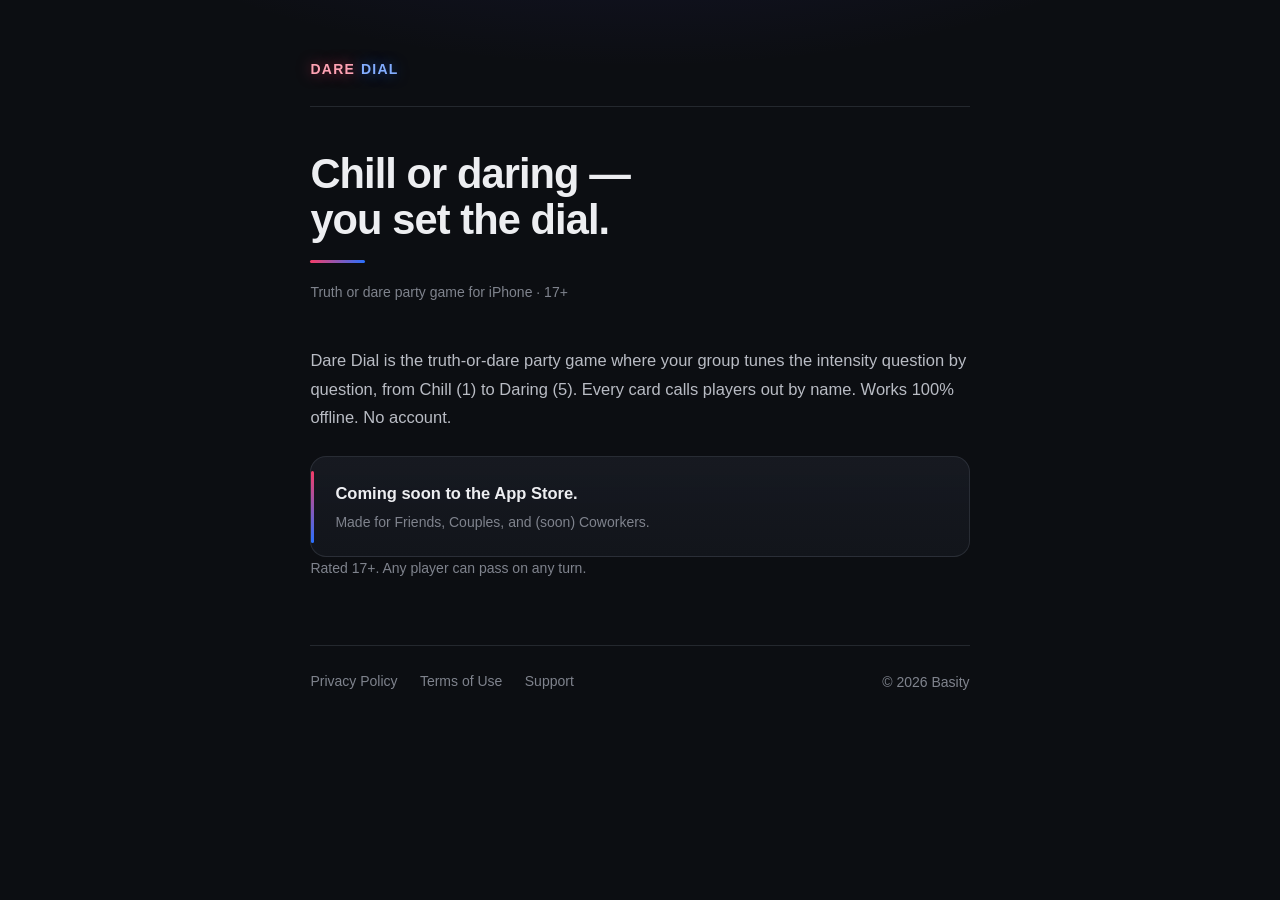
<file: index.html>
<!doctype html>
<html lang="en">
<head>
<meta charset="utf-8">
<meta name="viewport" content="width=device-width, initial-scale=1">
<title>Dare Dial — Truth or Dare Party Game</title>
<meta name="description" content="The truth-or-dare party game where your group sets the dial, from Chill to Daring. Works offline. No account.">
<link rel="stylesheet" href="/_style.css">
</head>
<body>
<div class="wrap">
  <header class="site">
    <a class="brand" href="/"><span class="d">DARE</span> <span class="k">DIAL</span></a>
  </header>

  <h1>Chill or daring —<br>you set the dial.</h1>
  <p class="meta">Truth or dare party game for iPhone · 17+</p>

  <p>Dare Dial is the truth-or-dare party game where your group tunes the
  intensity question by question, from Chill (1) to Daring (5). Every card
  calls players out by name. Works 100% offline. No account.</p>

  <div class="card">
    <p style="margin:0"><strong>Coming soon to the App Store.</strong><br>
    <span class="note">Made for Friends, Couples, and (soon) Coworkers.</span></p>
  </div>

  <p class="note">Rated 17+. Any player can pass on any turn.</p>

  <footer class="site">
    <a href="/privacy/">Privacy Policy</a>
    <a href="/terms/">Terms of Use</a>
    <a href="/support/">Support</a>
    <span>© 2026 Basity</span>
  </footer>
</div>
</body>
</html>
</file>
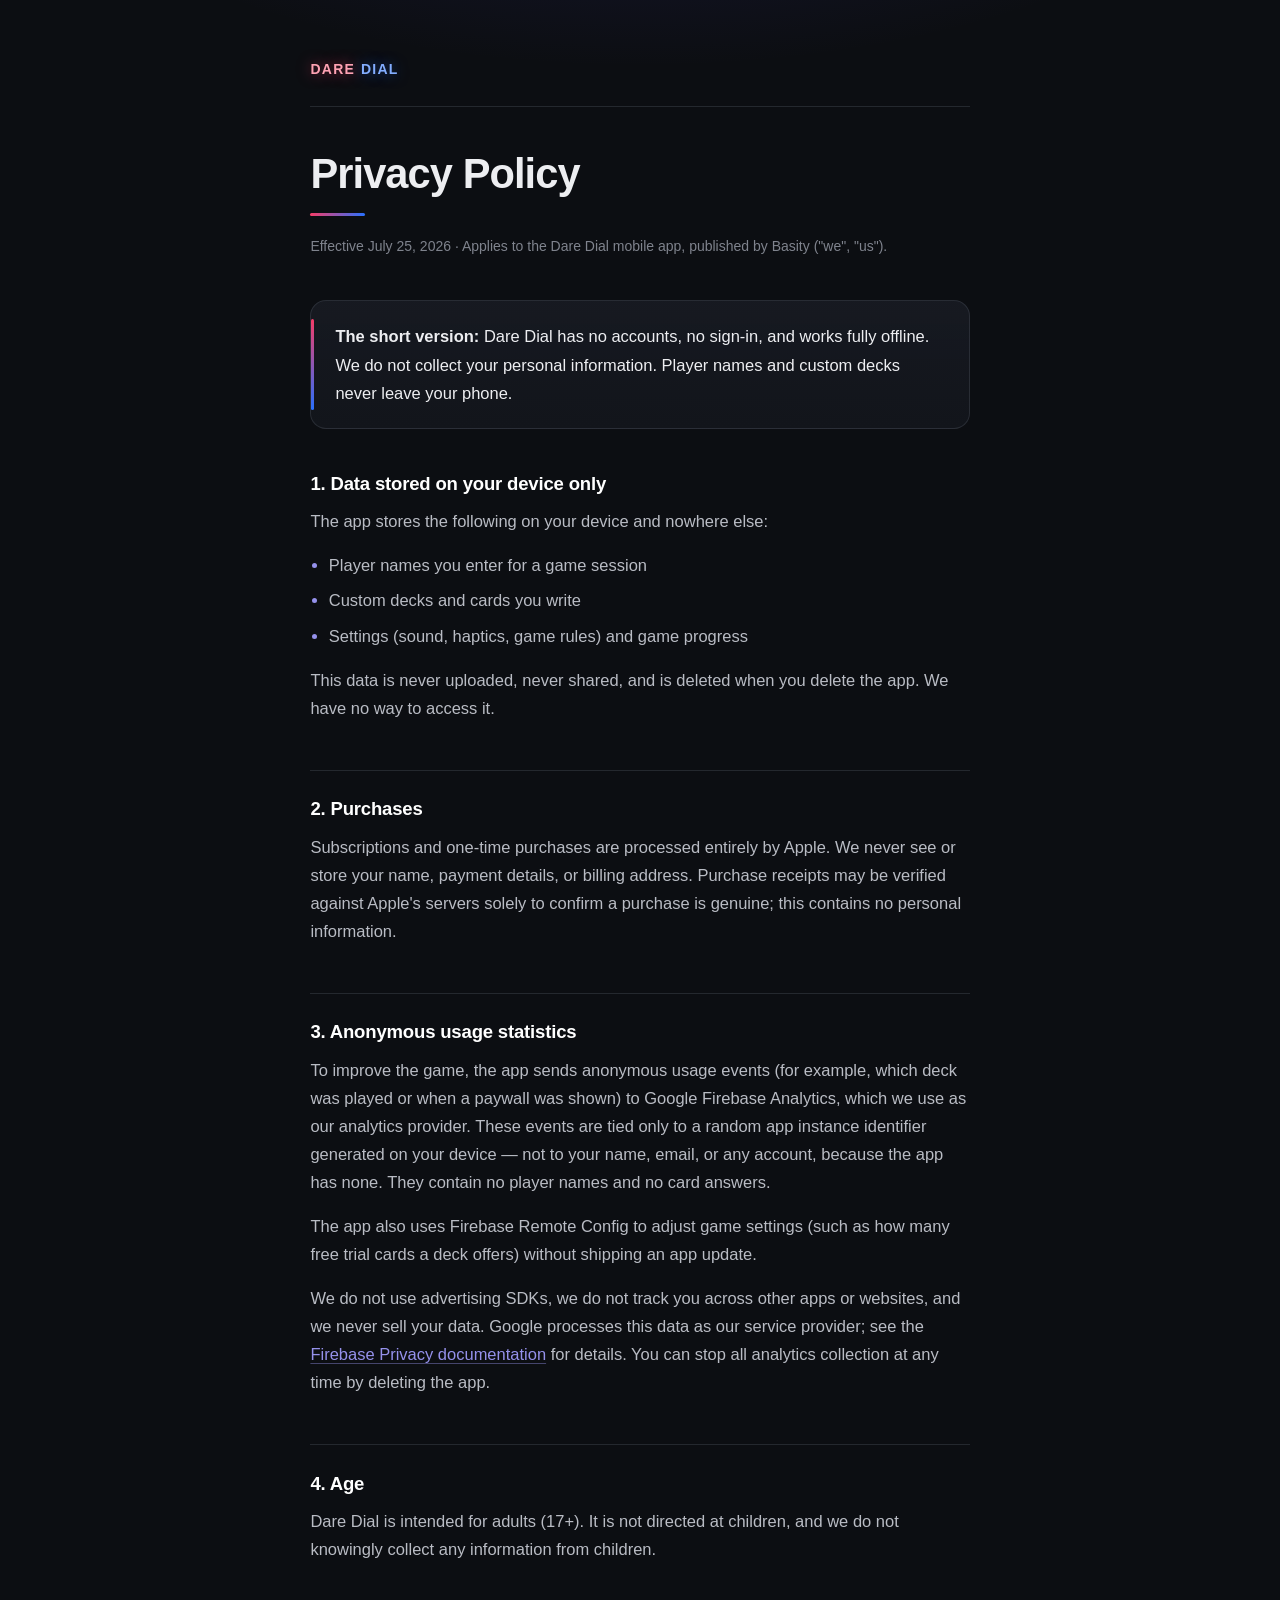
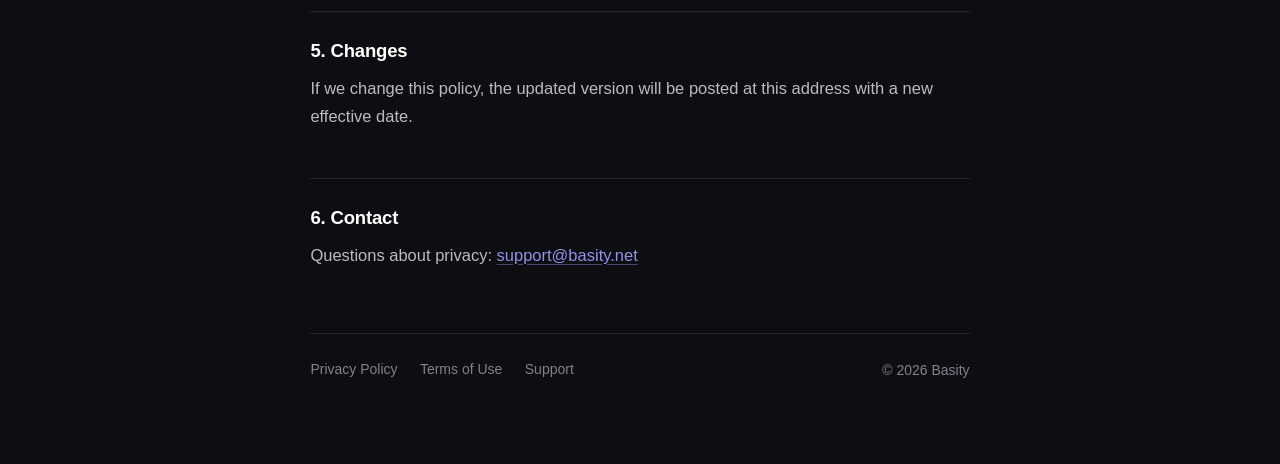
<file: privacy/index.html>
<!doctype html>
<html lang="en">
<head>
<meta charset="utf-8">
<meta name="viewport" content="width=device-width, initial-scale=1">
<title>Privacy Policy — Dare Dial</title>
<link rel="stylesheet" href="/_style.css">
</head>
<body>
<div class="wrap">
  <header class="site">
    <a class="brand" href="/"><span class="d">DARE</span> <span class="k">DIAL</span></a>
  </header>

  <h1>Privacy Policy</h1>
  <p class="meta">Effective July 25, 2026 · Applies to the Dare Dial mobile app, published by Basity ("we", "us").</p>

  <div class="card">
    <p style="margin:0"><strong>The short version:</strong> Dare Dial has no
    accounts, no sign-in, and works fully offline. We do not collect your
    personal information. Player names and custom decks never leave your phone.</p>
  </div>

  <h2>1. Data stored on your device only</h2>
  <p>The app stores the following on your device and nowhere else:</p>
  <ul>
    <li>Player names you enter for a game session</li>
    <li>Custom decks and cards you write</li>
    <li>Settings (sound, haptics, game rules) and game progress</li>
  </ul>
  <p>This data is never uploaded, never shared, and is deleted when you delete
  the app. We have no way to access it.</p>

  <h2>2. Purchases</h2>
  <p>Subscriptions and one-time purchases are processed entirely by Apple. We
  never see or store your name, payment details, or billing address. Purchase
  receipts may be verified against Apple's servers solely to confirm a purchase
  is genuine; this contains no personal information.</p>

  <h2>3. Anonymous usage statistics</h2>
  <p>To improve the game, the app sends anonymous usage events (for example,
  which deck was played or when a paywall was shown) to Google Firebase
  Analytics, which we use as our analytics provider. These events are tied
  only to a random app instance identifier generated on your device — not to
  your name, email, or any account, because the app has none. They contain no
  player names and no card answers.</p>
  <p>The app also uses Firebase Remote Config to adjust game settings (such as
  how many free trial cards a deck offers) without shipping an app update.</p>
  <p>We do not use advertising SDKs, we do not track you across other apps or
  websites, and we never sell your data. Google processes this data as our
  service provider; see the
  <a href="https://firebase.google.com/support/privacy">Firebase Privacy
  documentation</a> for details. You can stop all analytics collection at any
  time by deleting the app.</p>

  <h2>4. Age</h2>
  <p>Dare Dial is intended for adults (17+). It is not directed at children,
  and we do not knowingly
  collect any information from children.</p>

  <h2>5. Changes</h2>
  <p>If we change this policy, the updated version will be posted at this
  address with a new effective date.</p>

  <h2>6. Contact</h2>
  <p>Questions about privacy: <a href="mailto:support@basity.net">support@basity.net</a></p>

  <footer class="site">
    <a href="/privacy/">Privacy Policy</a>
    <a href="/terms/">Terms of Use</a>
    <a href="/support/">Support</a>
    <span>© 2026 Basity</span>
  </footer>
</div>
</body>
</html>
</file>
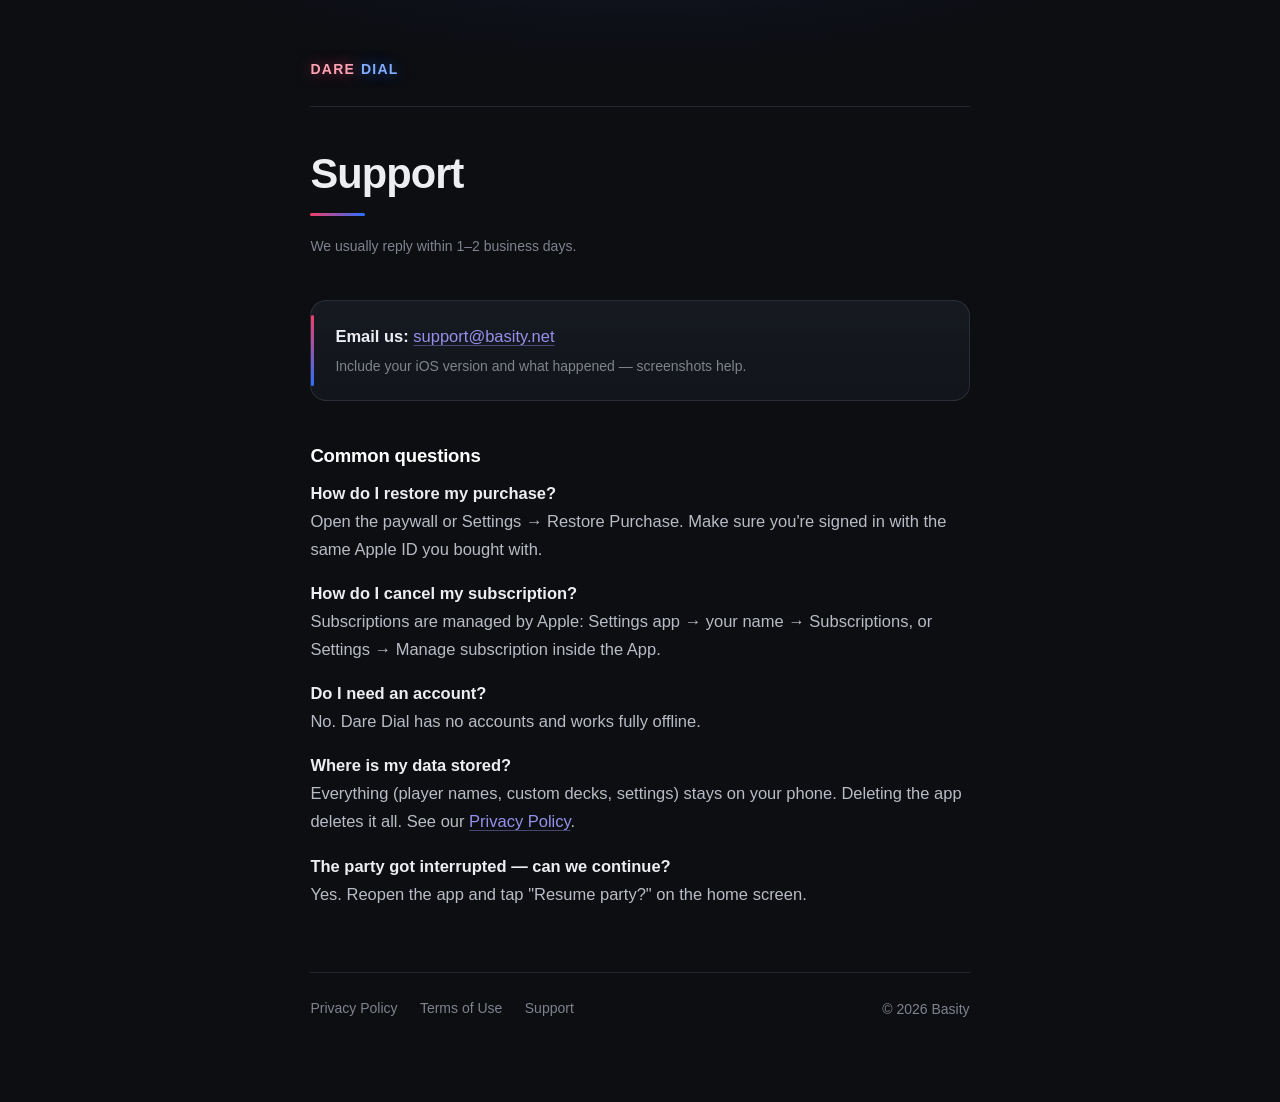
<file: support/index.html>
<!doctype html>
<html lang="en">
<head>
<meta charset="utf-8">
<meta name="viewport" content="width=device-width, initial-scale=1">
<title>Support — Dare Dial</title>
<link rel="stylesheet" href="/_style.css">
</head>
<body>
<div class="wrap">
  <header class="site">
    <a class="brand" href="/"><span class="d">DARE</span> <span class="k">DIAL</span></a>
  </header>

  <h1>Support</h1>
  <p class="meta">We usually reply within 1–2 business days.</p>

  <div class="card">
    <p style="margin:0"><strong>Email us:</strong>
    <a href="mailto:support@basity.net">support@basity.net</a><br>
    <span class="note">Include your iOS version and what happened — screenshots help.</span></p>
  </div>

  <h2>Common questions</h2>

  <p><strong>How do I restore my purchase?</strong><br>
  Open the paywall or Settings → Restore Purchase. Make sure you're signed in
  with the same Apple ID you bought with.</p>

  <p><strong>How do I cancel my subscription?</strong><br>
  Subscriptions are managed by Apple: Settings app → your name →
  Subscriptions, or Settings → Manage subscription inside the App.</p>

  <p><strong>Do I need an account?</strong><br>
  No. Dare Dial has no accounts and works fully offline.</p>

  <p><strong>Where is my data stored?</strong><br>
  Everything (player names, custom decks, settings) stays on your phone.
  Deleting the app deletes it all. See our <a href="/privacy/">Privacy Policy</a>.</p>

  <p><strong>The party got interrupted — can we continue?</strong><br>
  Yes. Reopen the app and tap "Resume party?" on the home screen.</p>

  <footer class="site">
    <a href="/privacy/">Privacy Policy</a>
    <a href="/terms/">Terms of Use</a>
    <a href="/support/">Support</a>
    <span>© 2026 Basity</span>
  </footer>
</div>
</body>
</html>
</file>
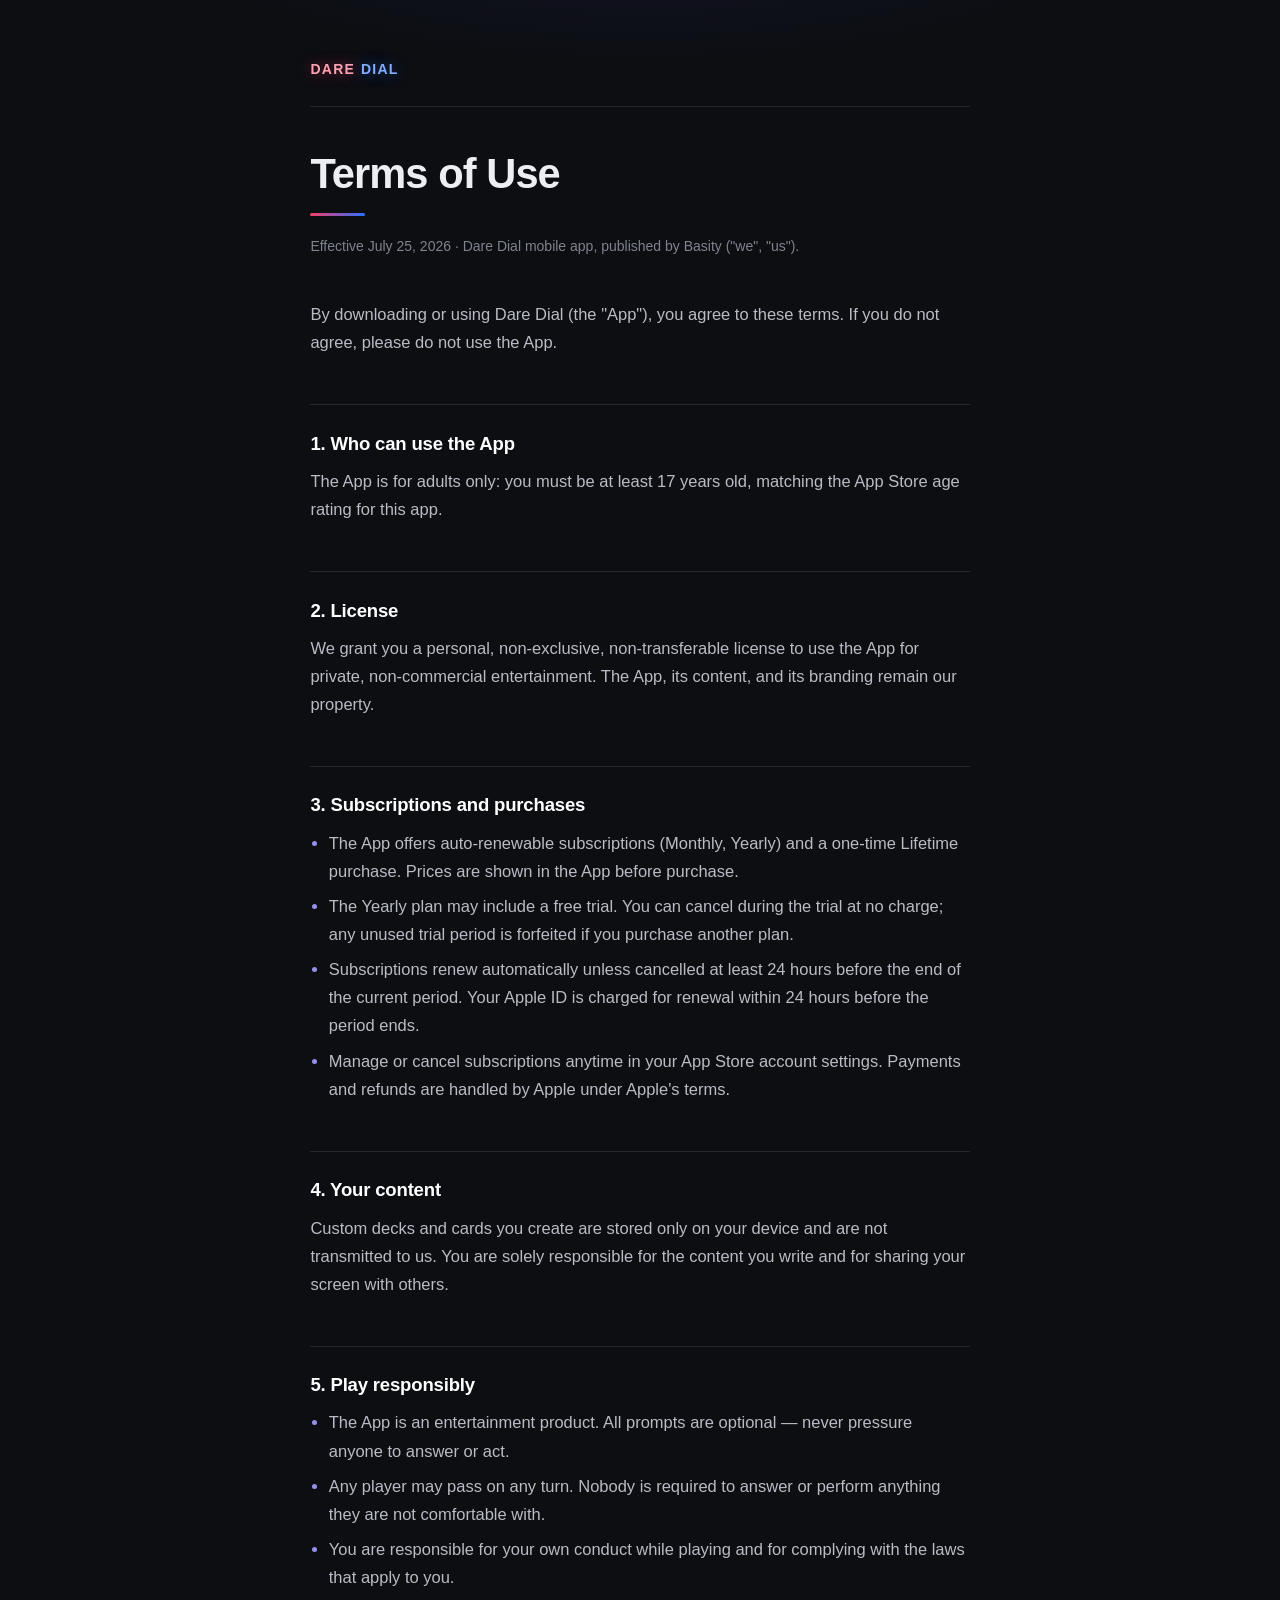
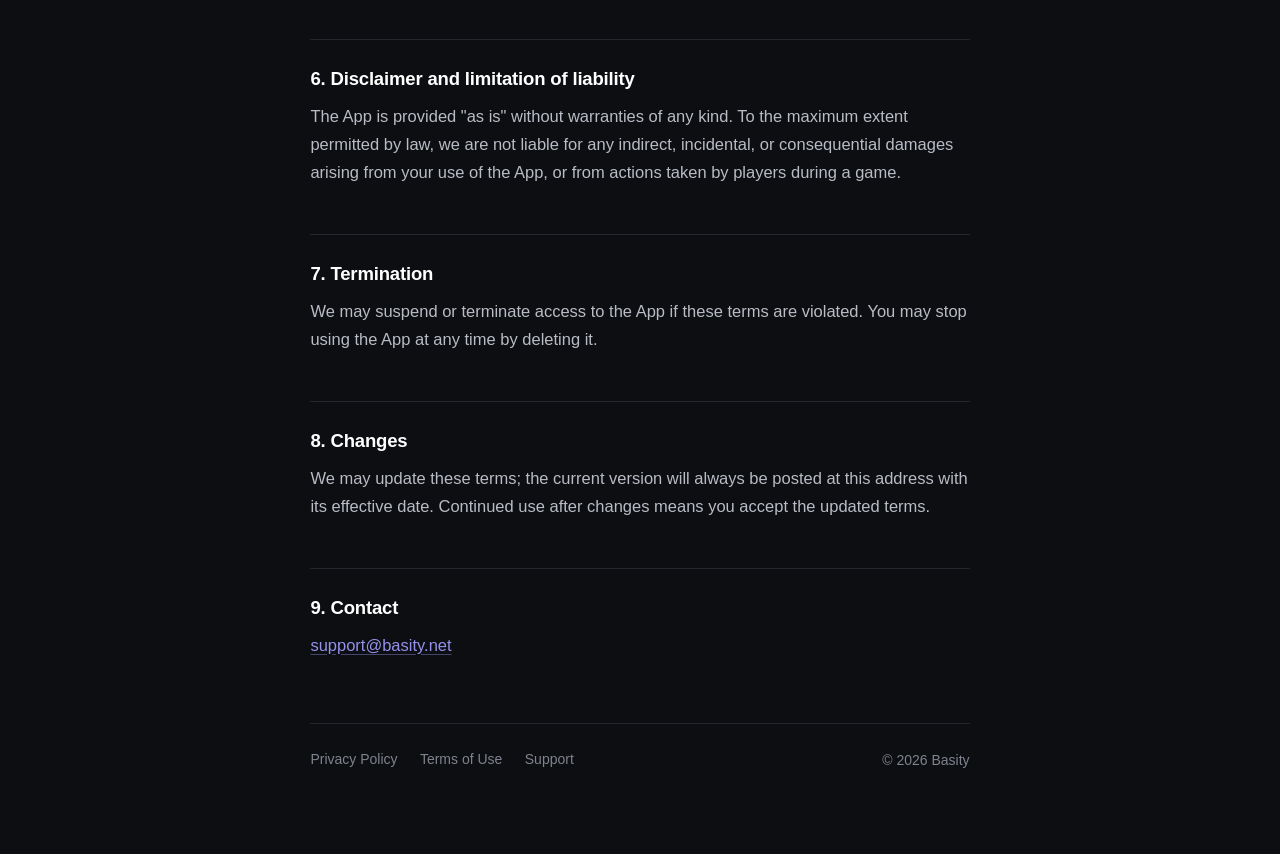
<file: terms/index.html>
<!doctype html>
<html lang="en">
<head>
<meta charset="utf-8">
<meta name="viewport" content="width=device-width, initial-scale=1">
<title>Terms of Use — Dare Dial</title>
<link rel="stylesheet" href="/_style.css">
</head>
<body>
<div class="wrap">
  <header class="site">
    <a class="brand" href="/"><span class="d">DARE</span> <span class="k">DIAL</span></a>
  </header>

  <h1>Terms of Use</h1>
  <p class="meta">Effective July 25, 2026 · Dare Dial mobile app, published by Basity ("we", "us").</p>

  <p>By downloading or using Dare Dial (the "App"), you agree to these
  terms. If you do not agree, please do not use the App.</p>

  <h2>1. Who can use the App</h2>
  <p>The App is for adults only: you must be at least 17 years old, matching the
  App Store age rating for this app.</p>

  <h2>2. License</h2>
  <p>We grant you a personal, non-exclusive, non-transferable license to use
  the App for private, non-commercial entertainment. The App, its content, and
  its branding remain our property.</p>

  <h2>3. Subscriptions and purchases</h2>
  <ul>
    <li>The App offers auto-renewable subscriptions (Monthly, Yearly) and a
    one-time Lifetime purchase. Prices are shown in the App before purchase.</li>
    <li>The Yearly plan may include a free trial. You can cancel during the
    trial at no charge; any unused trial period is forfeited if you purchase
    another plan.</li>
    <li>Subscriptions renew automatically unless cancelled at least 24 hours
    before the end of the current period. Your Apple ID is charged for renewal
    within 24 hours before the period ends.</li>
    <li>Manage or cancel subscriptions anytime in your App Store account
    settings. Payments and refunds are handled by Apple under Apple's terms.</li>
  </ul>

  <h2>4. Your content</h2>
  <p>Custom decks and cards you create are stored only on your device and are
  not transmitted to us. You are solely responsible for the content you write
  and for sharing your screen with others.</p>

  <h2>5. Play responsibly</h2>
  <ul>
    <li>The App is an entertainment product. All prompts are optional — never
    pressure anyone to answer or act.</li>
    <li>Any player may pass on any turn. Nobody is required to answer or
    perform anything they are not comfortable with.</li>
    <li>You are responsible for your own conduct while playing and for
    complying with the laws that apply to you.</li>
  </ul>

  <h2>6. Disclaimer and limitation of liability</h2>
  <p>The App is provided "as is" without warranties of any kind. To the
  maximum extent permitted by law, we are not liable for any indirect,
  incidental, or consequential damages arising from your use of the App, or
  from actions taken by players during a game.</p>

  <h2>7. Termination</h2>
  <p>We may suspend or terminate access to the App if these terms are
  violated. You may stop using the App at any time by deleting it.</p>

  <h2>8. Changes</h2>
  <p>We may update these terms; the current version will always be posted at
  this address with its effective date. Continued use after changes means you
  accept the updated terms.</p>

  <h2>9. Contact</h2>
  <p><a href="mailto:support@basity.net">support@basity.net</a></p>

  <footer class="site">
    <a href="/privacy/">Privacy Policy</a>
    <a href="/terms/">Terms of Use</a>
    <a href="/support/">Support</a>
    <span>© 2026 Basity</span>
  </footer>
</div>
</body>
</html>
</file>
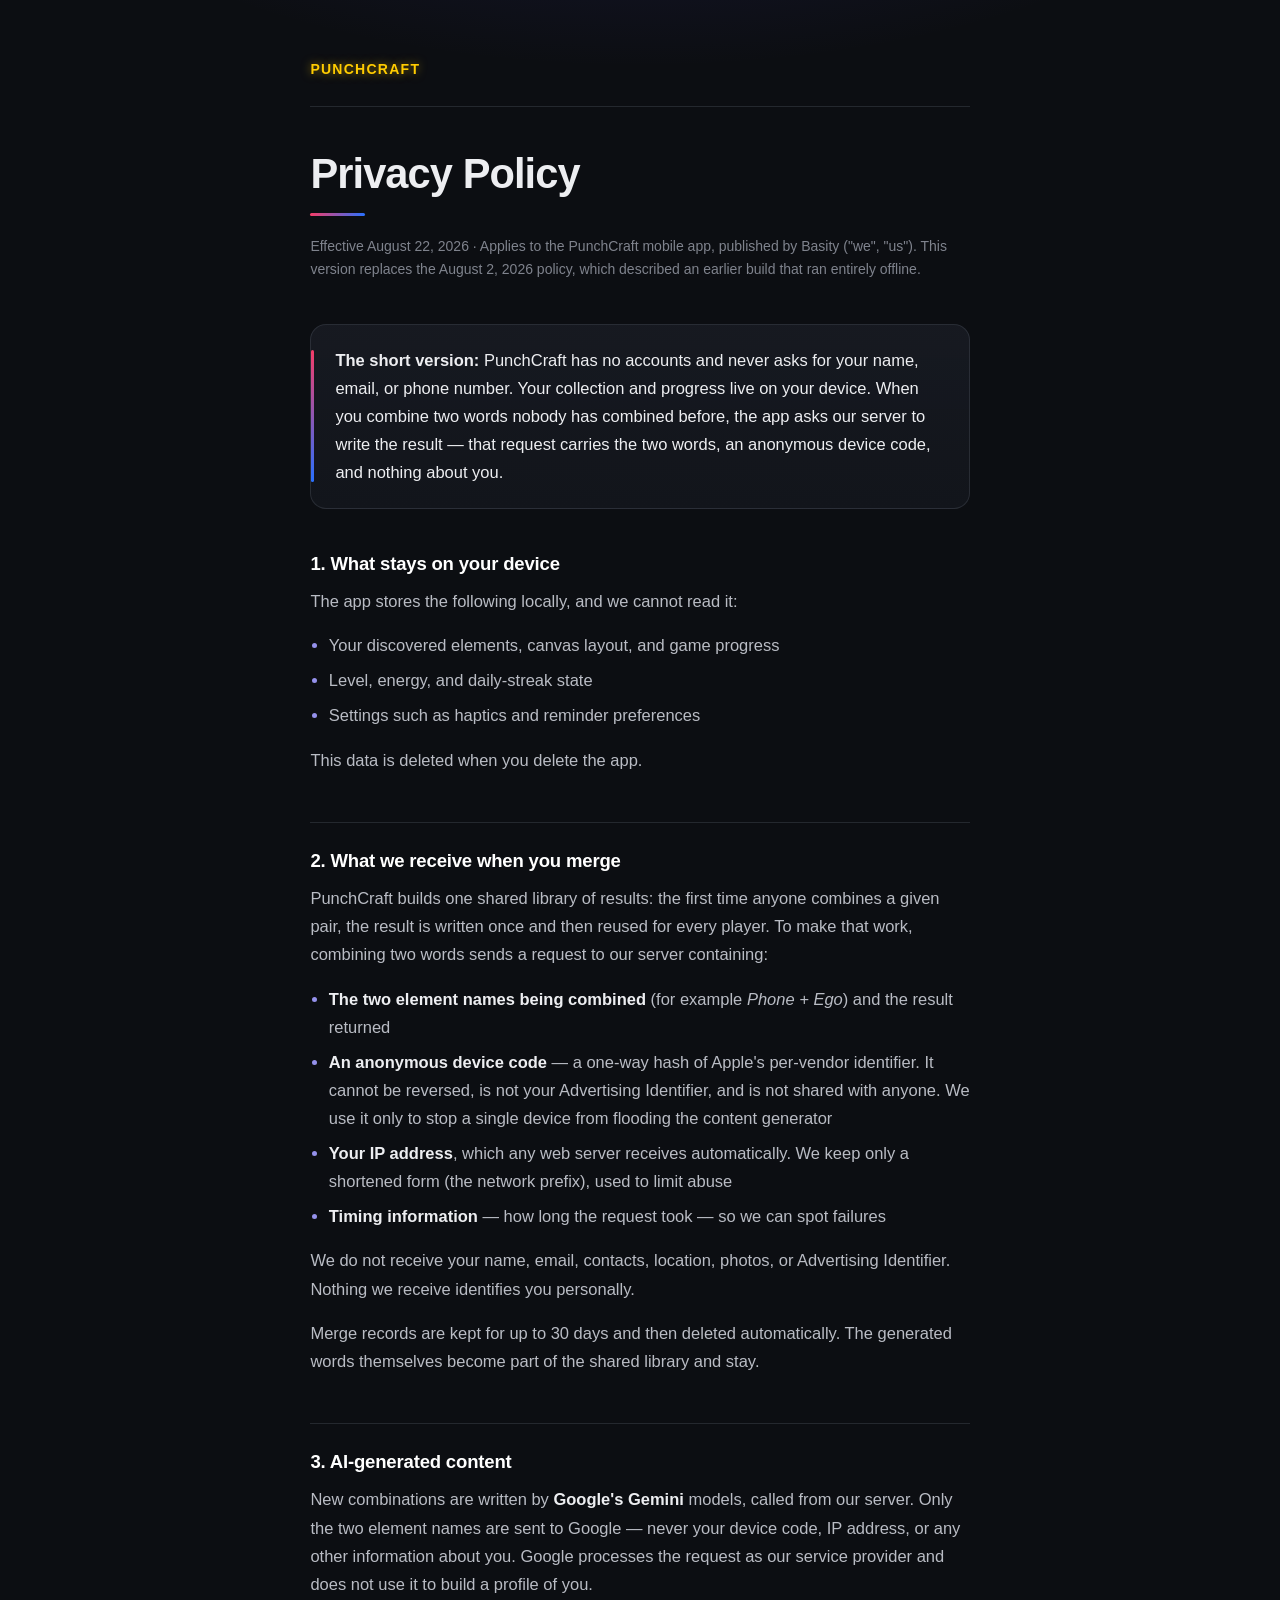
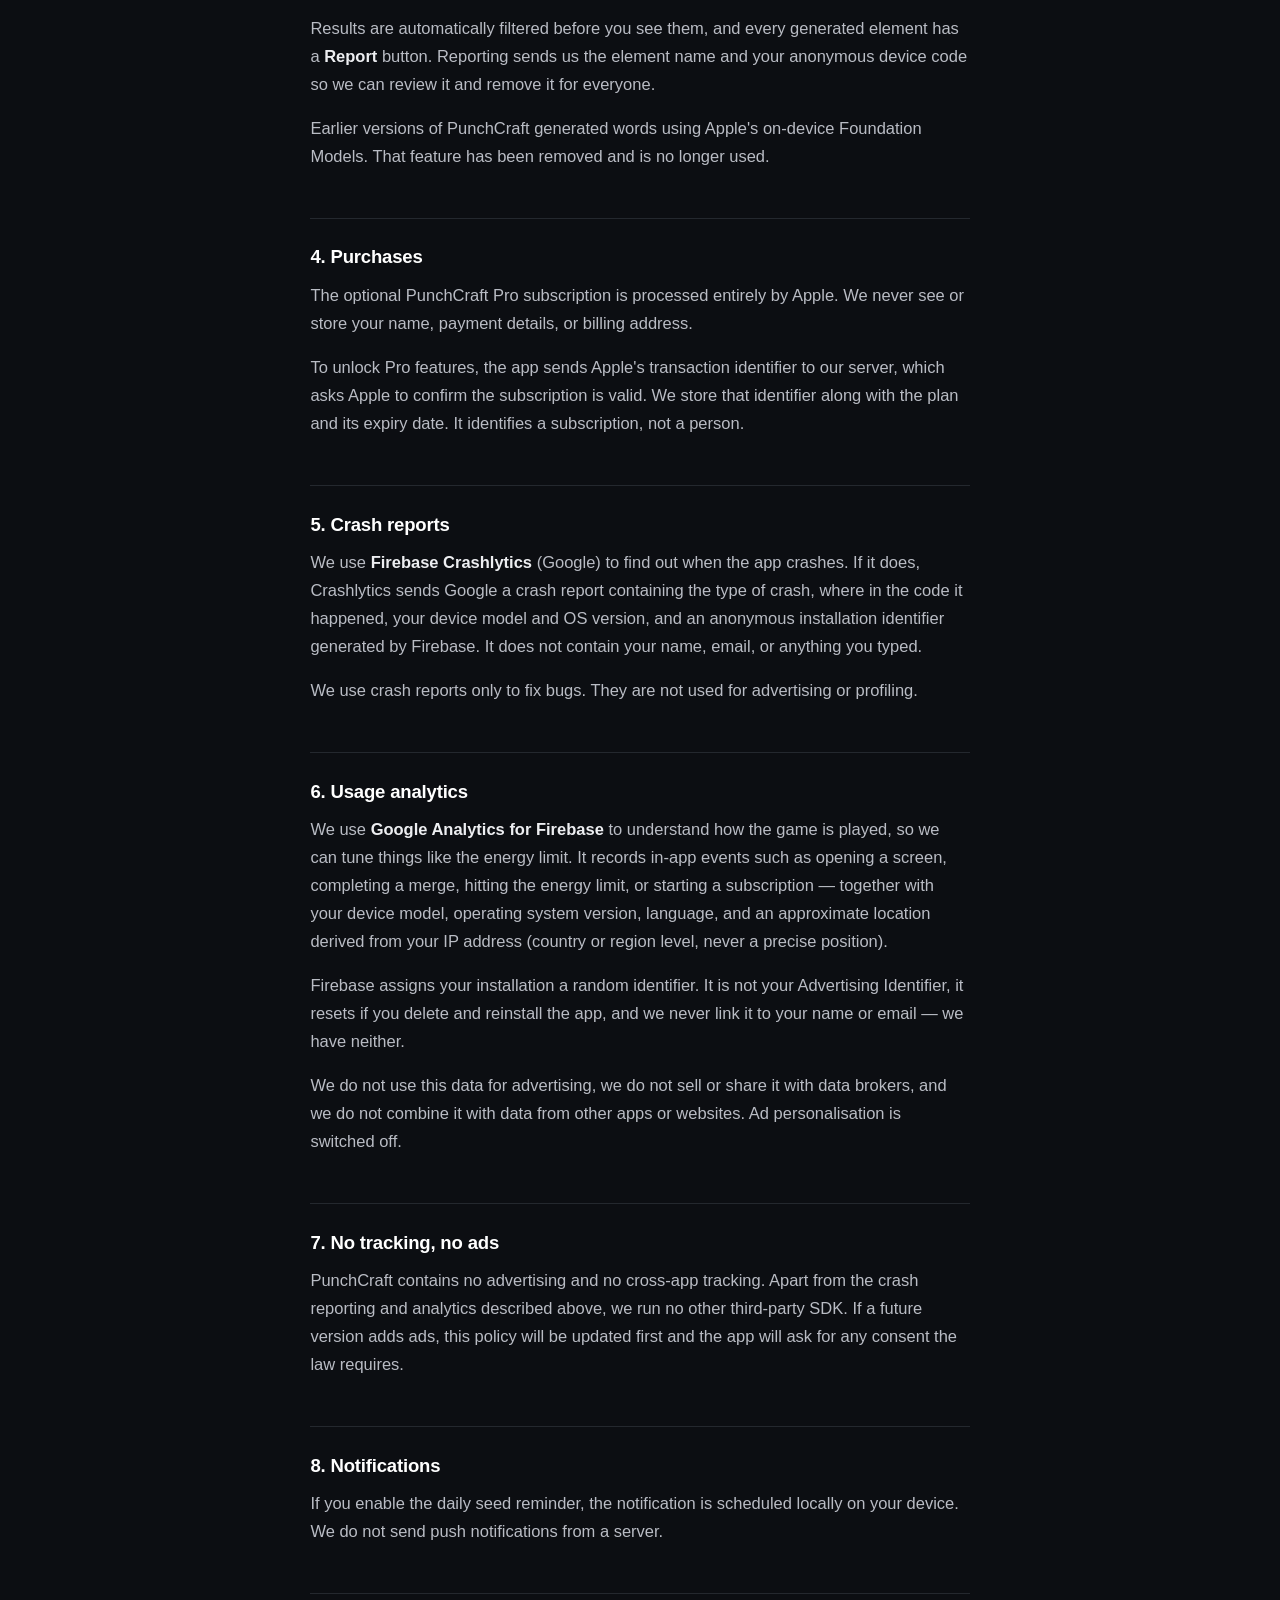
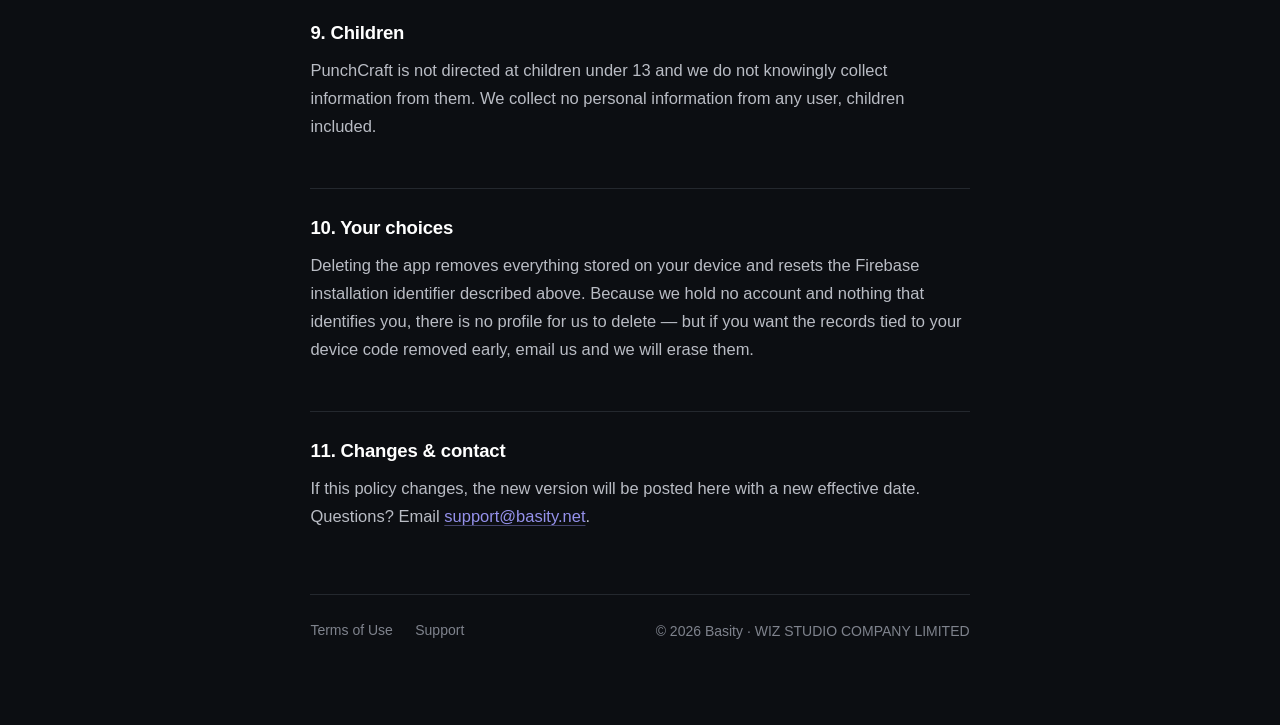
<file: punchcraft/privacy/index.html>
<!doctype html>
<html lang="en">
<head>
<meta charset="utf-8">
<meta name="viewport" content="width=device-width, initial-scale=1">
<title>Privacy Policy — PunchCraft</title>
<link rel="stylesheet" href="/_style.css">
</head>
<body>
<div class="wrap">
  <header class="site">
    <a class="brand" href="/" style="color:#FFCC01;text-shadow:0 0 10px rgba(255,204,1,.55)">PUNCHCRAFT</a>
  </header>

  <h1>Privacy Policy</h1>
  <p class="meta">Effective August 22, 2026 · Applies to the PunchCraft mobile app, published by Basity ("we", "us"). This version replaces the August 2, 2026 policy, which described an earlier build that ran entirely offline.</p>

  <div class="card">
    <p style="margin:0"><strong>The short version:</strong> PunchCraft has no
    accounts and never asks for your name, email, or phone number. Your
    collection and progress live on your device. When you combine two words
    nobody has combined before, the app asks our server to write the result —
    that request carries the two words, an anonymous device code, and nothing
    about you.</p>
  </div>

  <h2>1. What stays on your device</h2>
  <p>The app stores the following locally, and we cannot read it:</p>
  <ul>
    <li>Your discovered elements, canvas layout, and game progress</li>
    <li>Level, energy, and daily-streak state</li>
    <li>Settings such as haptics and reminder preferences</li>
  </ul>
  <p>This data is deleted when you delete the app.</p>

  <h2>2. What we receive when you merge</h2>
  <p>PunchCraft builds one shared library of results: the first time anyone
  combines a given pair, the result is written once and then reused for every
  player. To make that work, combining two words sends a request to our server
  containing:</p>
  <ul>
    <li><strong>The two element names being combined</strong> (for example
    <em>Phone + Ego</em>) and the result returned</li>
    <li><strong>An anonymous device code</strong> — a one-way hash of Apple's
    per-vendor identifier. It cannot be reversed, is not your Advertising
    Identifier, and is not shared with anyone. We use it only to stop a single
    device from flooding the content generator</li>
    <li><strong>Your IP address</strong>, which any web server receives
    automatically. We keep only a shortened form (the network prefix), used to
    limit abuse</li>
    <li><strong>Timing information</strong> — how long the request took — so we
    can spot failures</li>
  </ul>
  <p>We do not receive your name, email, contacts, location, photos, or
  Advertising Identifier. Nothing we receive identifies you personally.</p>
  <p>Merge records are kept for up to 30 days and then deleted automatically.
  The generated words themselves become part of the shared library and stay.</p>

  <h2>3. AI-generated content</h2>
  <p>New combinations are written by <strong>Google's Gemini</strong> models,
  called from our server. Only the two element names are sent to Google —
  never your device code, IP address, or any other information about you.
  Google processes the request as our service provider and does not use it to
  build a profile of you.</p>
  <p>Results are automatically filtered before you see them, and every
  generated element has a <strong>Report</strong> button. Reporting sends us
  the element name and your anonymous device code so we can review it and
  remove it for everyone.</p>
  <p>Earlier versions of PunchCraft generated words using Apple's on-device
  Foundation Models. That feature has been removed and is no longer used.</p>

  <h2>4. Purchases</h2>
  <p>The optional PunchCraft Pro subscription is processed entirely by Apple.
  We never see or store your name, payment details, or billing address.</p>
  <p>To unlock Pro features, the app sends Apple's transaction identifier to
  our server, which asks Apple to confirm the subscription is valid. We store
  that identifier along with the plan and its expiry date. It identifies a
  subscription, not a person.</p>

  <h2>5. Crash reports</h2>
  <p>We use <strong>Firebase Crashlytics</strong> (Google) to find out when the
  app crashes. If it does, Crashlytics sends Google a crash report containing
  the type of crash, where in the code it happened, your device model and OS
  version, and an anonymous installation identifier generated by Firebase.
  It does not contain your name, email, or anything you typed.</p>
  <p>We use crash reports only to fix bugs. They are not used for advertising
  or profiling.</p>

  <h2>6. Usage analytics</h2>
  <p>We use <strong>Google Analytics for Firebase</strong> to understand how
  the game is played, so we can tune things like the energy limit. It records
  in-app events such as opening a screen, completing a merge, hitting the
  energy limit, or starting a subscription — together with your device model,
  operating system version, language, and an approximate location derived from
  your IP address (country or region level, never a precise position).</p>
  <p>Firebase assigns your installation a random identifier. It is not your
  Advertising Identifier, it resets if you delete and reinstall the app, and we
  never link it to your name or email — we have neither.</p>
  <p>We do not use this data for advertising, we do not sell or share it with
  data brokers, and we do not combine it with data from other apps or websites.
  Ad personalisation is switched off.</p>

  <h2>7. No tracking, no ads</h2>
  <p>PunchCraft contains no advertising and no cross-app tracking. Apart from
  the crash reporting and analytics described above, we run no other
  third-party SDK. If a future version adds ads, this policy will be updated
  first and the app will ask for any consent the law requires.</p>

  <h2>8. Notifications</h2>
  <p>If you enable the daily seed reminder, the notification is scheduled
  locally on your device. We do not send push notifications from a server.</p>

  <h2>9. Children</h2>
  <p>PunchCraft is not directed at children under 13 and we do not knowingly
  collect information from them. We collect no personal information from any
  user, children included.</p>

  <h2>10. Your choices</h2>
  <p>Deleting the app removes everything stored on your device and resets the
  Firebase installation identifier described above. Because we hold
  no account and nothing that identifies you, there is no profile for us to
  delete — but if you want the records tied to your device code removed early,
  email us and we will erase them.</p>

  <h2>11. Changes &amp; contact</h2>
  <p>If this policy changes, the new version will be posted here with a new
  effective date. Questions? Email
  <a href="mailto:support@basity.net">support@basity.net</a>.</p>

  <footer class="site">
    <a href="/punchcraft/terms/">Terms of Use</a>
    <a href="/punchcraft/support/">Support</a>
    <span>© 2026 Basity · WIZ STUDIO COMPANY LIMITED</span>
  </footer>
</div>
</body>
</html>
</file>
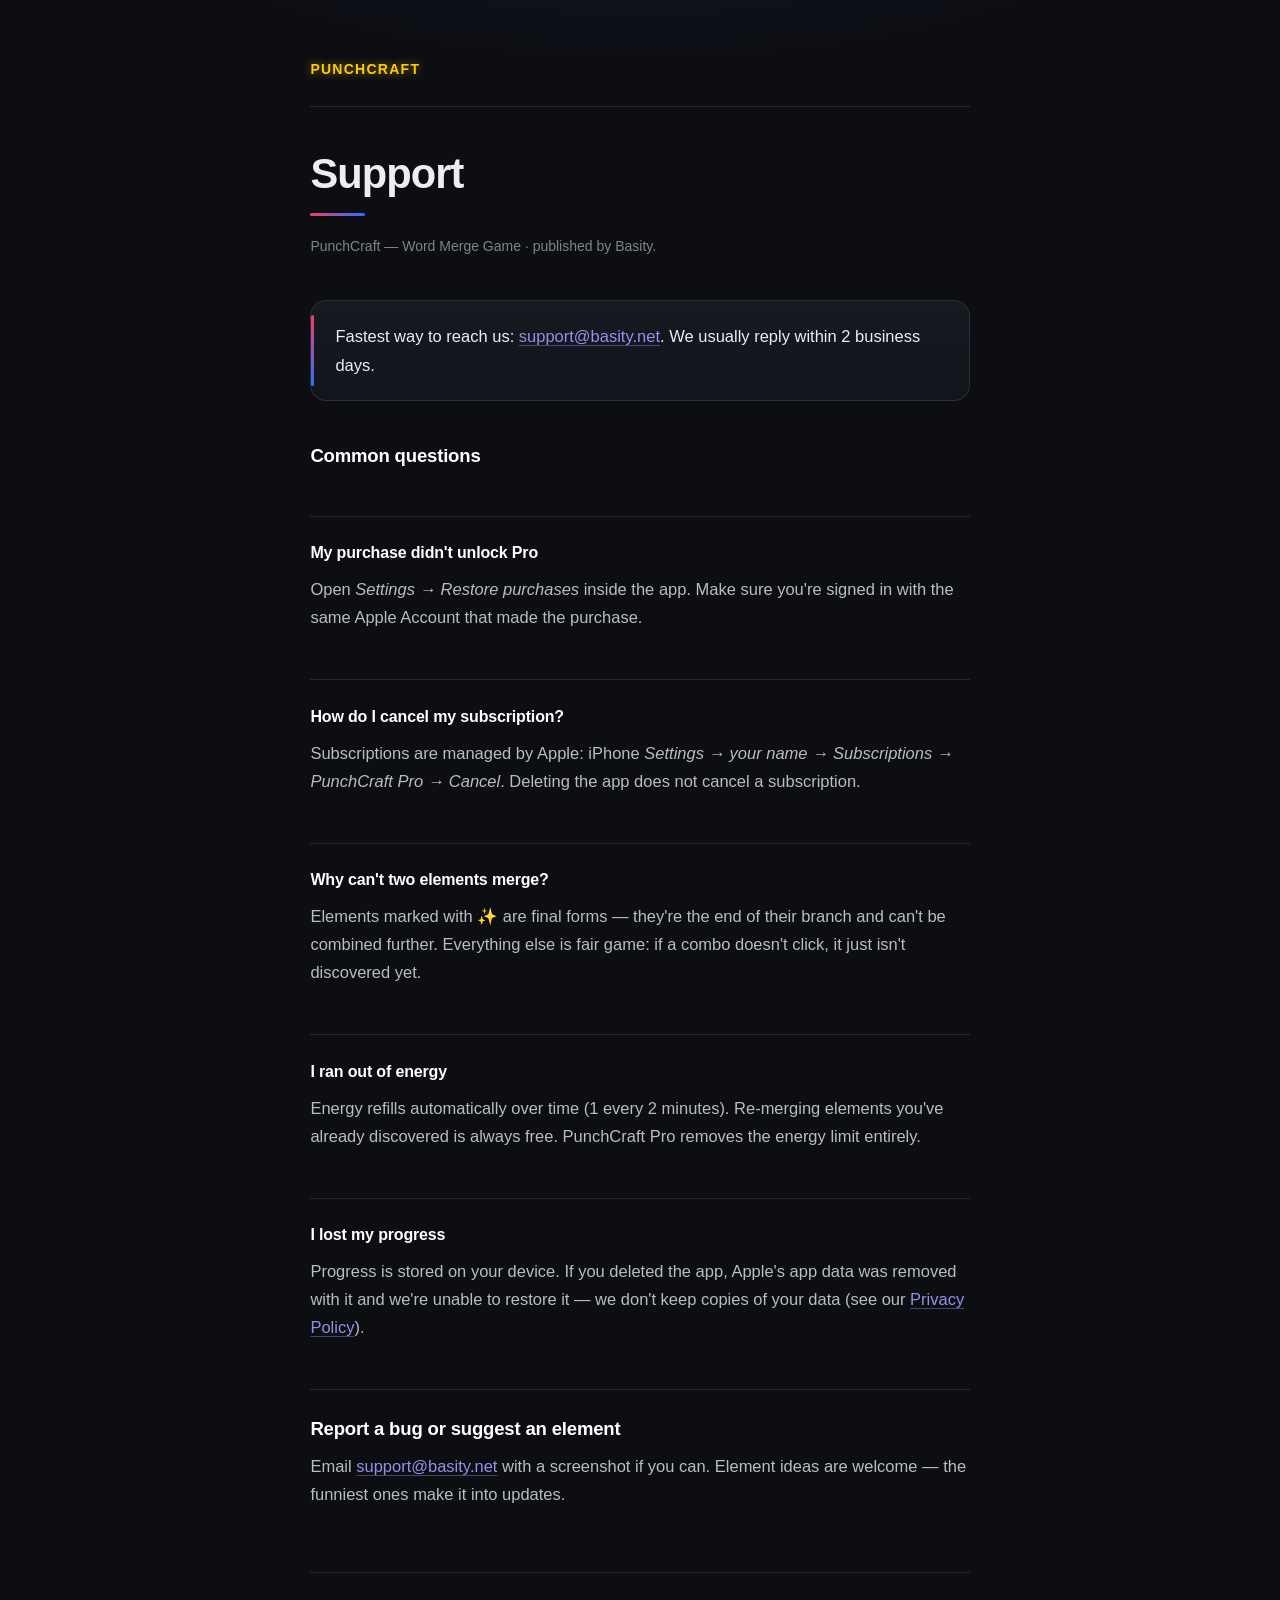
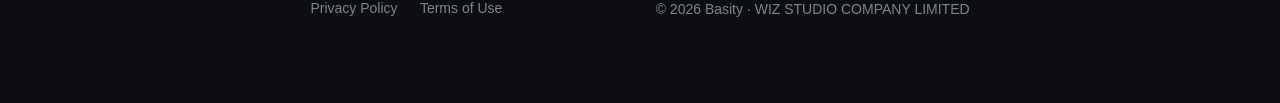
<file: punchcraft/support/index.html>
<!doctype html>
<html lang="en">
<head>
<meta charset="utf-8">
<meta name="viewport" content="width=device-width, initial-scale=1">
<title>Support — PunchCraft</title>
<link rel="stylesheet" href="/_style.css">
</head>
<body>
<div class="wrap">
  <header class="site">
    <a class="brand" href="/" style="color:#FFCC01;text-shadow:0 0 10px rgba(255,204,1,.55)">PUNCHCRAFT</a>
  </header>

  <h1>Support</h1>
  <p class="meta">PunchCraft — Word Merge Game · published by Basity.</p>

  <div class="card">
    <p style="margin:0">Fastest way to reach us:
    <a href="mailto:support@basity.net">support@basity.net</a>.
    We usually reply within 2 business days.</p>
  </div>

  <h2>Common questions</h2>

  <h2 style="font-size:16px">My purchase didn't unlock Pro</h2>
  <p>Open <em>Settings → Restore purchases</em> inside the app. Make sure
  you're signed in with the same Apple Account that made the purchase.</p>

  <h2 style="font-size:16px">How do I cancel my subscription?</h2>
  <p>Subscriptions are managed by Apple: iPhone <em>Settings → your name →
  Subscriptions → PunchCraft Pro → Cancel</em>. Deleting the app does not
  cancel a subscription.</p>

  <h2 style="font-size:16px">Why can't two elements merge?</h2>
  <p>Elements marked with ✨ are final forms — they're the end of their
  branch and can't be combined further. Everything else is fair game: if a
  combo doesn't click, it just isn't discovered yet.</p>

  <h2 style="font-size:16px">I ran out of energy</h2>
  <p>Energy refills automatically over time (1 every 2 minutes). Re-merging
  elements you've already discovered is always free. PunchCraft Pro removes
  the energy limit entirely.</p>

  <h2 style="font-size:16px">I lost my progress</h2>
  <p>Progress is stored on your device. If you deleted the app, Apple's app
  data was removed with it and we're unable to restore it — we don't keep
  copies of your data (see our <a href="/punchcraft/privacy/">Privacy
  Policy</a>).</p>

  <h2>Report a bug or suggest an element</h2>
  <p>Email <a href="mailto:support@basity.net">support@basity.net</a> with a
  screenshot if you can. Element ideas are welcome — the funniest ones make it
  into updates.</p>

  <footer class="site">
    <a href="/punchcraft/privacy/">Privacy Policy</a>
    <a href="/punchcraft/terms/">Terms of Use</a>
    <span>© 2026 Basity · WIZ STUDIO COMPANY LIMITED</span>
  </footer>
</div>
</body>
</html>
</file>
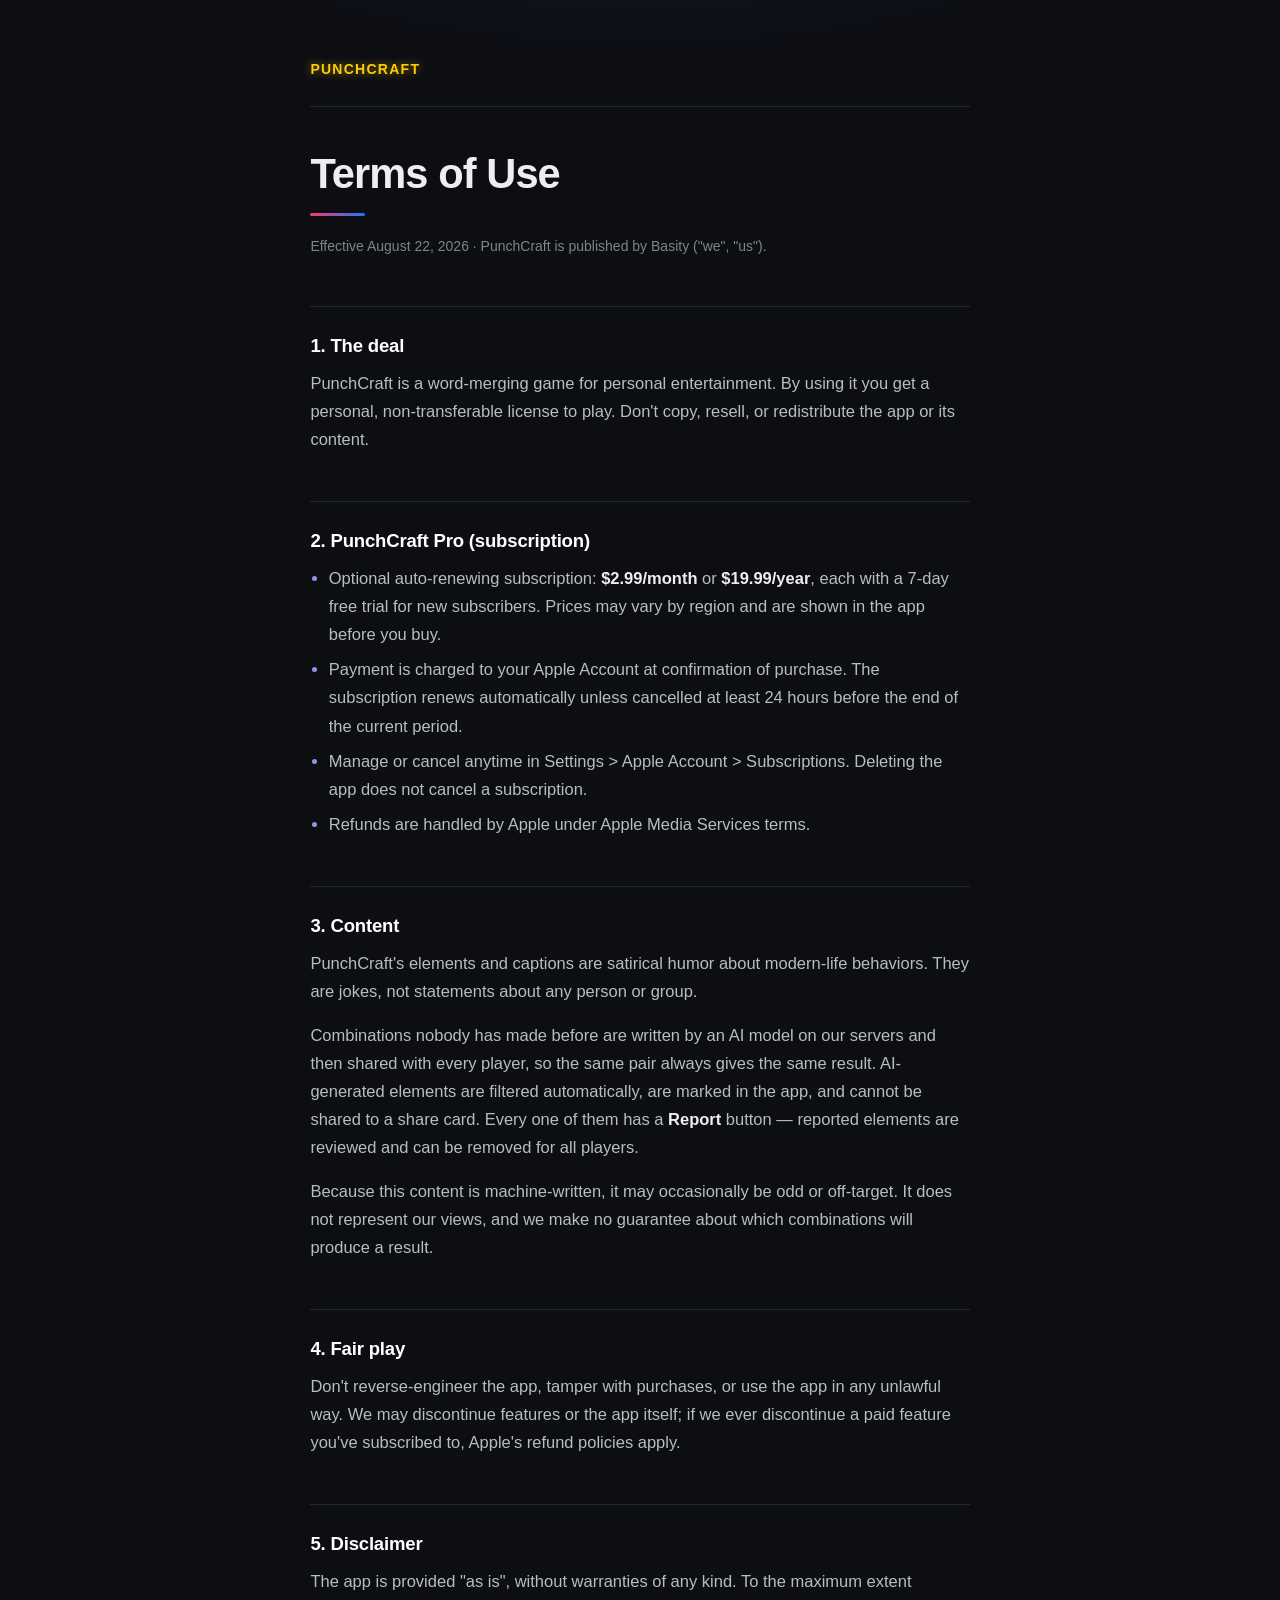
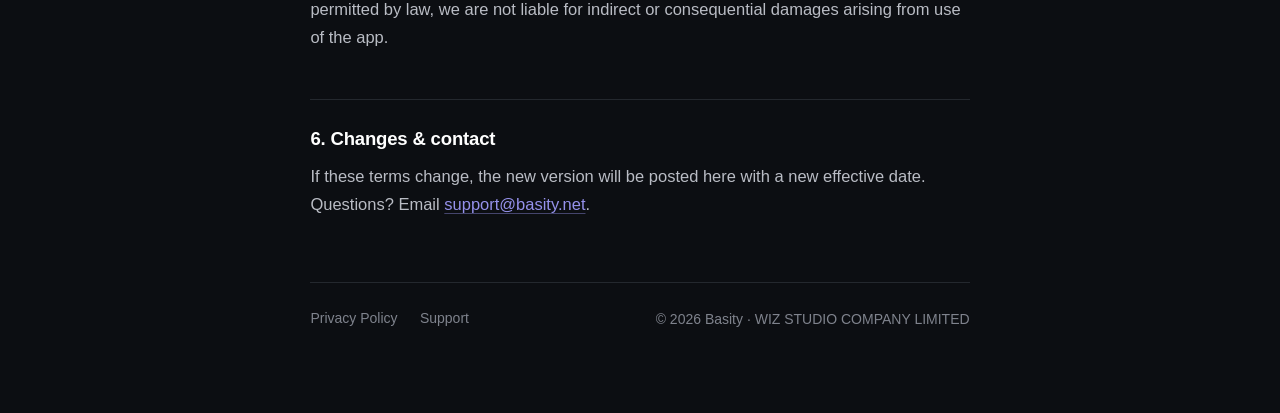
<file: punchcraft/terms/index.html>
<!doctype html>
<html lang="en">
<head>
<meta charset="utf-8">
<meta name="viewport" content="width=device-width, initial-scale=1">
<title>Terms of Use — PunchCraft</title>
<link rel="stylesheet" href="/_style.css">
</head>
<body>
<div class="wrap">
  <header class="site">
    <a class="brand" href="/" style="color:#FFCC01;text-shadow:0 0 10px rgba(255,204,1,.55)">PUNCHCRAFT</a>
  </header>

  <h1>Terms of Use</h1>
  <p class="meta">Effective August 22, 2026 · PunchCraft is published by Basity ("we", "us").</p>

  <h2>1. The deal</h2>
  <p>PunchCraft is a word-merging game for personal entertainment. By using it
  you get a personal, non-transferable license to play. Don't copy, resell, or
  redistribute the app or its content.</p>

  <h2>2. PunchCraft Pro (subscription)</h2>
  <ul>
    <li>Optional auto-renewing subscription: <strong>$2.99/month</strong> or
      <strong>$19.99/year</strong>, each with a 7-day free trial for new
      subscribers. Prices may vary by region and are shown in the app before
      you buy.</li>
    <li>Payment is charged to your Apple Account at confirmation of purchase.
      The subscription renews automatically unless cancelled at least 24 hours
      before the end of the current period.</li>
    <li>Manage or cancel anytime in Settings &gt; Apple Account &gt;
      Subscriptions. Deleting the app does not cancel a subscription.</li>
    <li>Refunds are handled by Apple under Apple Media Services terms.</li>
  </ul>

  <h2>3. Content</h2>
  <p>PunchCraft's elements and captions are satirical humor about modern-life
  behaviors. They are jokes, not statements about any person or group.</p>
  <p>Combinations nobody has made before are written by an AI model on our
  servers and then shared with every player, so the same pair always gives the
  same result. AI-generated elements are filtered automatically, are marked in
  the app, and cannot be shared to a share card. Every one of them has a
  <strong>Report</strong> button — reported elements are reviewed and can be
  removed for all players.</p>
  <p>Because this content is machine-written, it may occasionally be odd or
  off-target. It does not represent our views, and we make no guarantee about
  which combinations will produce a result.</p>

  <h2>4. Fair play</h2>
  <p>Don't reverse-engineer the app, tamper with purchases, or use the app in
  any unlawful way. We may discontinue features or the app itself; if we ever
  discontinue a paid feature you've subscribed to, Apple's refund policies
  apply.</p>

  <h2>5. Disclaimer</h2>
  <p>The app is provided "as is", without warranties of any kind. To the
  maximum extent permitted by law, we are not liable for indirect or
  consequential damages arising from use of the app.</p>

  <h2>6. Changes &amp; contact</h2>
  <p>If these terms change, the new version will be posted here with a new
  effective date. Questions? Email
  <a href="mailto:support@basity.net">support@basity.net</a>.</p>

  <footer class="site">
    <a href="/punchcraft/privacy/">Privacy Policy</a>
    <a href="/punchcraft/support/">Support</a>
    <span>© 2026 Basity · WIZ STUDIO COMPANY LIMITED</span>
  </footer>
</div>
</body>
</html>
</file>
<file: _style.css>
/* Basity.net — shared style (legal pages)
   Bảng màu bám theo app: nền #0c0e12, hồng DARE, xanh DIAL, tím brand. */

:root {
  color-scheme: dark;
  --ground: #0c0e12;
  --raise:  #12151b;
  --line:   rgba(78, 82, 94, .38);
  --ink:    #edeef1;
  --ink-2:  #b9bcc4;
  --ink-3:  #7f838d;
  --pink:   #fea2b3;
  --pink-g: #f53d68;
  --blue:   #83adff;
  --blue-g: #2970fe;
  --brand:  #9591eb;
}

* { box-sizing: border-box; }

html { -webkit-text-size-adjust: 100%; }

body {
  margin: 0;
  background: var(--ground);
  color: var(--ink);
  font: 16.5px/1.7 -apple-system, BlinkMacSystemFont, "Segoe UI", Roboto,
        "Helvetica Neue", sans-serif;
  -webkit-font-smoothing: antialiased;
  /* Quầng brand rất nhạt phía trên, cùng ngôn ngữ với launch screen của app. */
  background-image:
    radial-gradient(58rem 26rem at 50% -14rem, rgba(78, 71, 221, .20), transparent 70%);
  background-repeat: no-repeat;
}

::selection { background: rgba(149, 145, 235, .32); }

.wrap {
  max-width: 44rem;          /* ~72 ký tự mỗi dòng — dài hơn là mỏi mắt */
  margin: 0 auto;
  padding: 3.5rem 1.4rem 5rem;
}

/* ── Header ──────────────────────────────────────────────────────────── */

header.site {
  display: flex;
  align-items: center;
  padding-bottom: 1.4rem;
  margin-bottom: 2.75rem;
  border-bottom: 1px solid var(--line);
}

.brand {
  font-weight: 800;
  letter-spacing: .09em;
  font-size: 14px;
  text-decoration: none;
  display: inline-flex;
  gap: .42em;
  padding: .12em 0;
  transition: opacity .15s ease;
}
.brand:hover { opacity: .78; }
.brand .d   { color: var(--pink); text-shadow: 0 0 14px rgba(245, 61, 104, .55); }
.brand .amp { color: rgba(255, 255, 255, .72); }
.brand .k   { color: var(--blue); text-shadow: 0 0 14px rgba(41, 112, 254, .55); }

/* ── Tiêu đề ─────────────────────────────────────────────────────────── */

h1 {
  font-size: clamp(2rem, 1.4rem + 2.4vw, 2.6rem);
  line-height: 1.12;
  letter-spacing: -.022em;
  margin: 0 0 .5rem;
}

/* Gạch chân gradient hồng→xanh: chi tiết nhận diện duy nhất, đủ để trang
   không còn trông như file text, mà không ồn ào. */
h1::after {
  content: "";
  display: block;
  width: 3.4rem;
  height: 3px;
  margin-top: 1rem;
  border-radius: 99px;
  background: linear-gradient(90deg, var(--pink-g), var(--blue-g));
}

.meta {
  color: var(--ink-3);
  font-size: 14px;
  margin: 1.15rem 0 2.6rem;
}

h2 {
  font-size: 1.16rem;
  line-height: 1.35;
  letter-spacing: -.01em;
  margin: 3rem 0 .7rem;
  padding-top: 1.6rem;
  border-top: 1px solid var(--line);
  color: #fff;
}
/* Mục đầu tiên đứng ngay sau card tóm tắt thì không cần vạch ngăn nữa. */
.card + h2 { border-top: 0; padding-top: 0; margin-top: 2.6rem; }

p, li { color: var(--ink-2); }
p { margin: 0 0 1rem; }

ul { padding-left: 1.15rem; margin: 0 0 1rem; }
li { margin: .45rem 0; }
li::marker { color: var(--brand); }

strong { color: var(--ink); font-weight: 650; }

a {
  color: var(--brand);
  text-decoration-color: rgba(149, 145, 235, .42);
  text-underline-offset: .18em;
  transition: text-decoration-color .15s ease;
}
a:hover { text-decoration-color: var(--brand); }
a:focus-visible {
  outline: 2px solid var(--brand);
  outline-offset: 3px;
  border-radius: 3px;
}

/* ── Card tóm tắt ────────────────────────────────────────────────────── */

.card {
  position: relative;
  background: linear-gradient(180deg, rgba(24, 27, 35, .9), var(--raise));
  border: 1px solid var(--line);
  border-radius: 16px;
  padding: 1.35rem 1.5rem;
  margin: 1.6rem 0 0;
}
/* Vệt gradient mỏng bên trái thay cho viền phẳng — cùng cặp màu với h1. */
.card::before {
  content: "";
  position: absolute;
  left: 0; top: 14%; bottom: 14%;
  width: 3px;
  border-radius: 99px;
  background: linear-gradient(180deg, var(--pink-g), var(--blue-g));
}
.card p { margin: 0; color: var(--ink); }

.note { font-size: 14px; color: var(--ink-3); }

/* ── Footer ──────────────────────────────────────────────────────────── */

footer.site {
  margin-top: 4rem;
  padding-top: 1.5rem;
  border-top: 1px solid var(--line);
  font-size: 14px;
  color: var(--ink-3);
  display: flex;
  gap: 1.4rem;
  flex-wrap: wrap;
  align-items: center;
}
footer.site a {
  color: var(--ink-3);
  text-decoration: none;
  border-bottom: 1px solid transparent;
  padding-bottom: 1px;
}
footer.site a:hover { color: var(--ink-2); border-bottom-color: var(--line); }
footer.site span { margin-left: auto; }

/* ── Màn hẹp ─────────────────────────────────────────────────────────── */

@media (max-width: 30rem) {
  body { font-size: 16px; }
  .wrap { padding: 2.5rem 1.15rem 3.5rem; }
  h2 { margin-top: 2.4rem; }
  footer.site { gap: 1rem; }
  footer.site span { margin-left: 0; width: 100%; }
}

/* Người dùng bật giảm chuyển động thì bỏ hết transition. */
@media (prefers-reduced-motion: reduce) {
  * { transition: none !important; }
}
</file>
